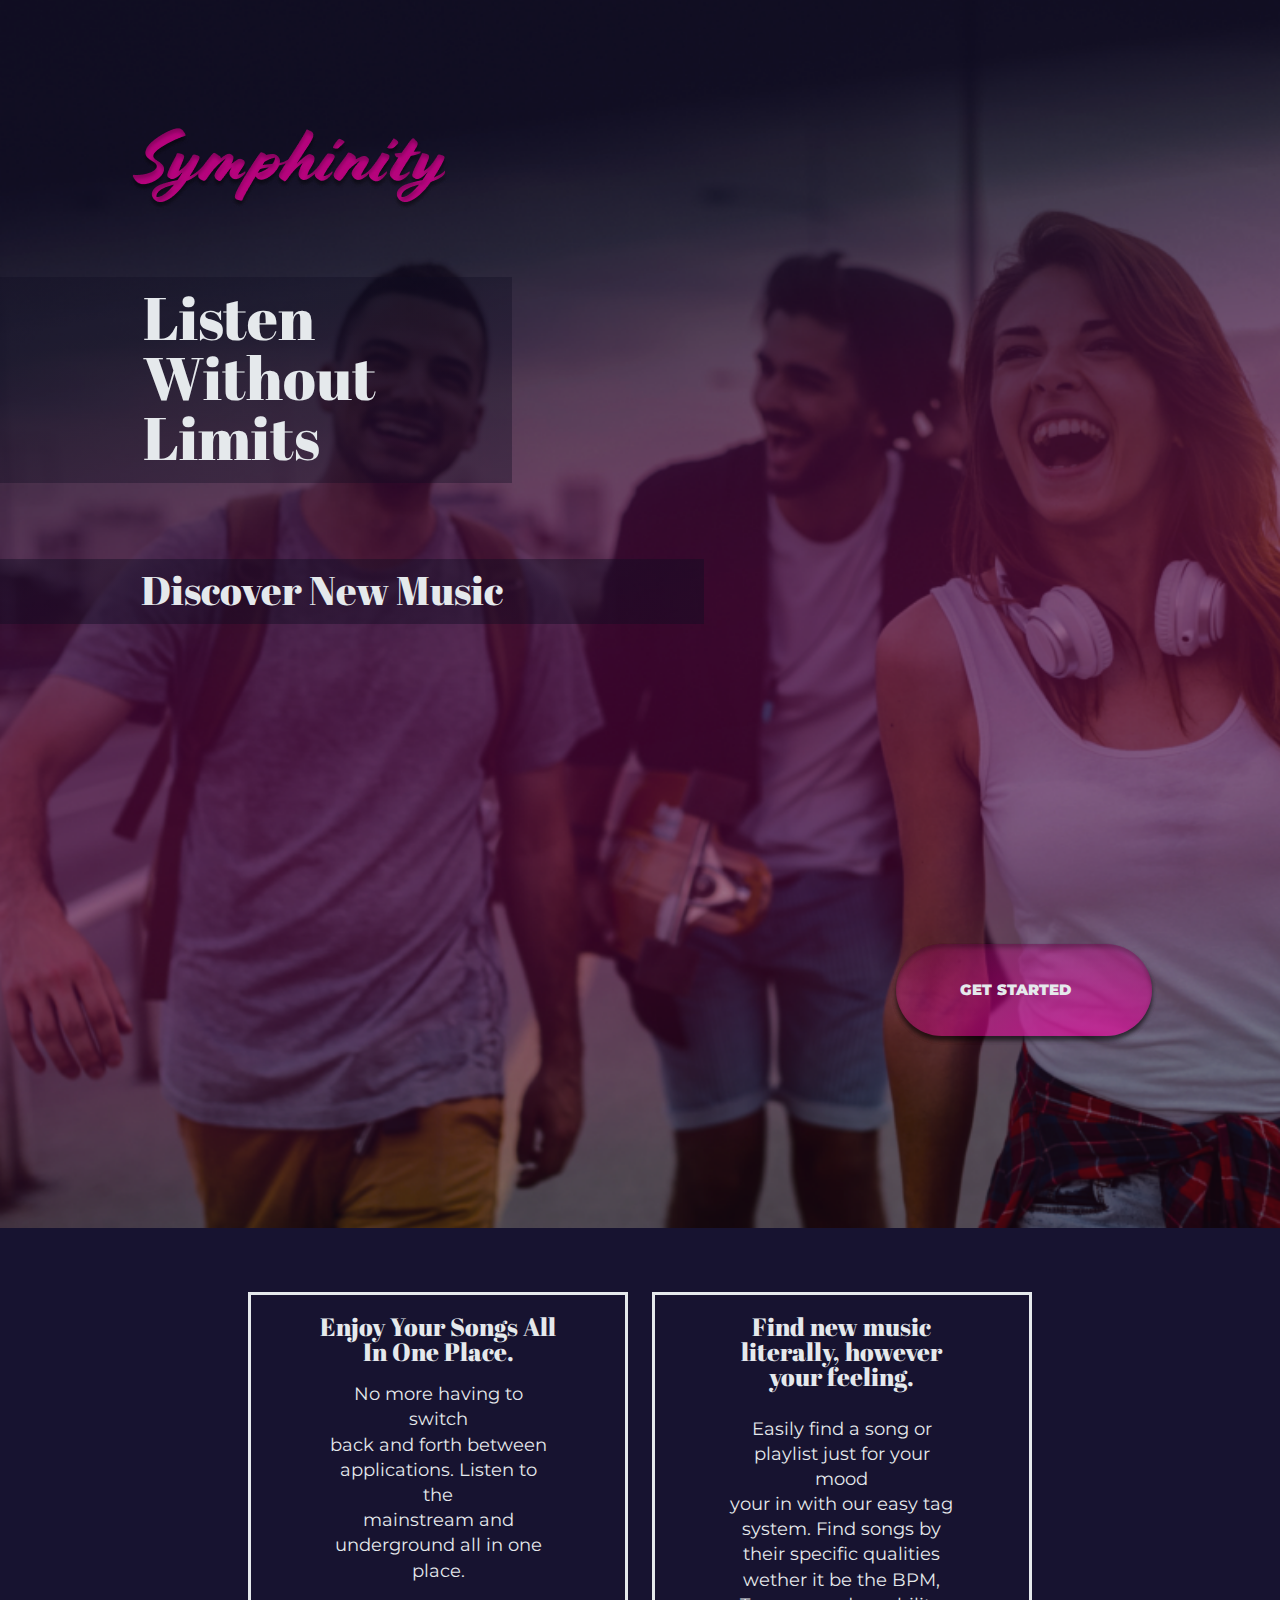
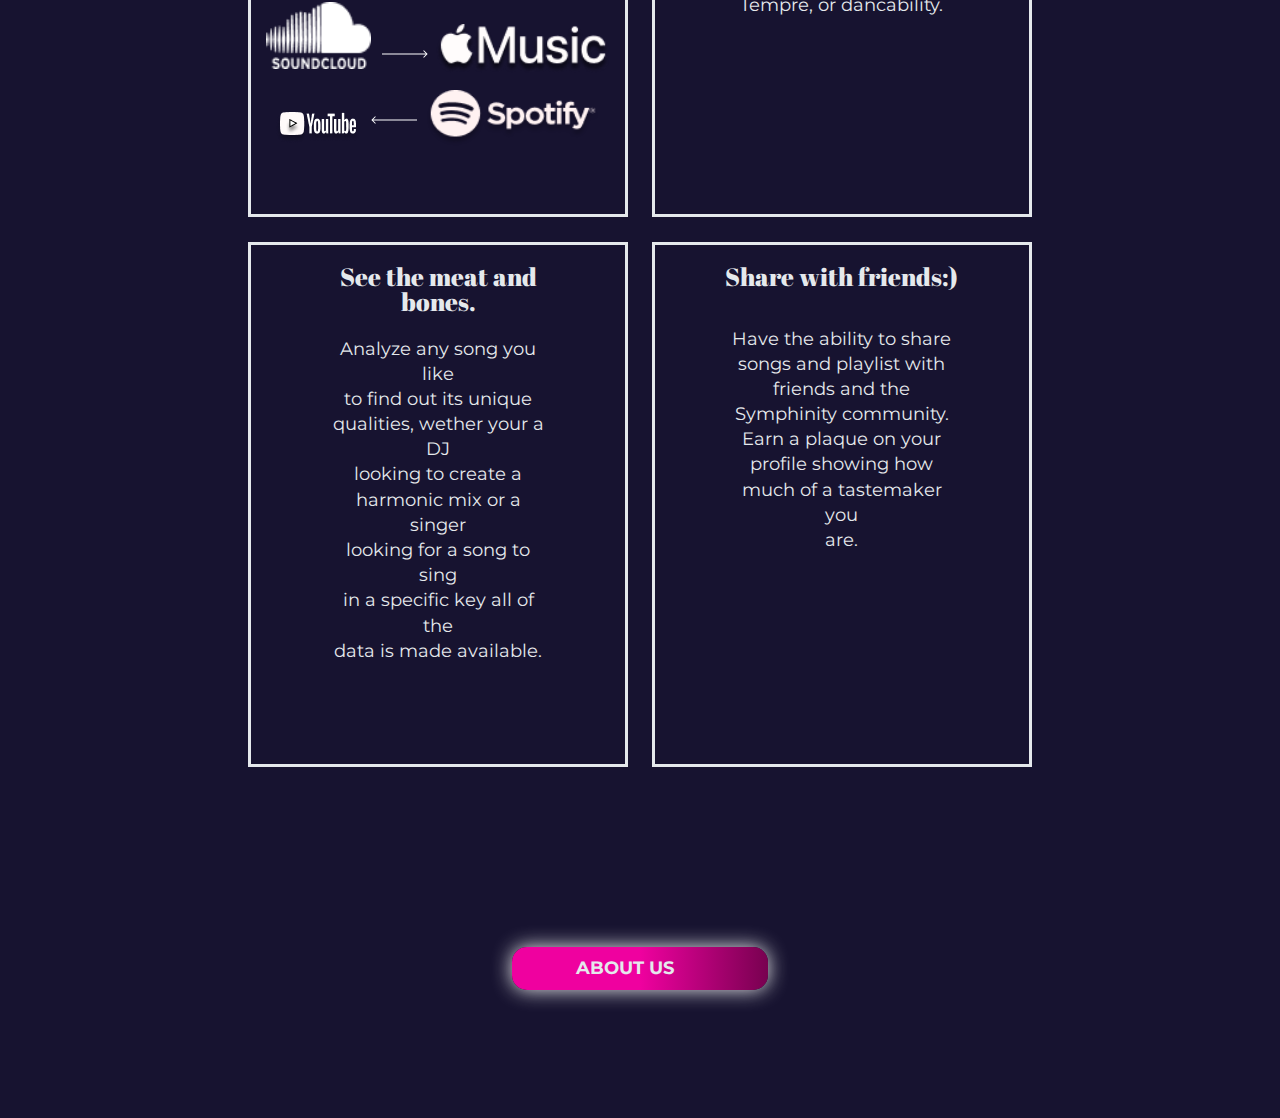
<file: index.html>
<!doctype html>

<html lang="en">
<head>
  <meta charset="utf-8">
  <meta name="viewport" content="width=device-width, initial-scale=1.0">

  <title>Symphinity</title>

  <link href="https://fonts.googleapis.com/css?family=Abril+Fatface|Montserrat|Muli&display=swap" rel="stylesheet">
  <link href="css/index.css" rel="stylesheet">

  <!--[if lt IE 9]>
    <script src="https://cdnjs.cloudflare.com/ajax/libs/html5shiv/3.7.3/html5shiv.js"></script>
  <![endif]-->
</head>

<body>

    <header>
        <div class="company-name">
            <img src="img/symphinity.png" class="symthinity" alt="Symthinity image">
        </div>
        
        <div class= "rectangle-h2">
            <h2>Listen<br>
            Without<br>
            Limits</h2>
        </div>

        <div class= "tube-h3">
            <h3>Discover New Music</h3>
        </div>

        <nav class="start-btn">
            <a href="https://spotfiysongsuggester.netlify.com">GET STARTED</a>
        </nav>
        
    </header>
    
    <div class="home">
        <section class="top-info">
            <div class="enjoy-text">
                <h4>Enjoy Your Songs All<br>
                    In One Place.</h4>

                <p>No more having to switch<br>
                   back and forth between<br>
                   applications. Listen to the<br> mainstream and<br>
                   underground all in one<br>
                   place.</p>
                
                <div class="logo">
                    <div class="top-logo">
                        <img src="img/soundcloud.png" class="soundcloud" alt="SoundCloud image">
                        <img src="img/Arrow1.png" class="arrow1" alt="Arrow 1 image">
                        <img src="img/apple.png" class="apple" alt="Apple Music image">
                    </div>

                    <div class="bottom-logo">
                        <img src="img/youtube.png" class="youtube" alt="Youtube Music image">
                        <img src="img/Arrow2.png" class="arrow2" alt="Arrow 2 image">
                        <img src="img/spotify.png" class="spotify" alt="Spotify image">
                    </div>

                </div>
            
            </div>

            <div class="find-text">
                <h4>Find new music<br>
                    literally, however<br>
                    your feeling.</h4>

                <p>Easily find a song or<br>
                   playlist just for your mood<br>
                   your in with our easy tag<br>
                   system. Find songs by<br>
                   their specific qualities<br>
                   wether it be the BPM,<br>
                   Tempre, or dancability.</p>

            </div>

        </section>

        <section class="bottom-info">
            <div class="see-text">
                <h4>See the meat and<br>
                    bones.</h4>

                <p>Analyze any song you like<br>
                   to find out its unique<br>
                   qualities, wether your a DJ<br> looking to create a<br>
                   harmonic mix or a singer<br>
                   looking for a song to sing<br>
                   in a specific key all of the<br>
                   data is made available.</p>

            </div>
      
            <div class="share-text">
                <h4>Share with friends:)</h4>

                <p>Have the ability to share<br>
                   songs and playlist with<br>
                   friends and the<br>
                   Symphinity community.<br>
                   Earn a plaque on your<br>
                   profile showing how<br>
                   much of a tastemaker you<br>
                   are.</p>

            </div>

        </section>

    </div>

    <footer>
        <nav>
            <a href="about.html">ABOUT US</a>
        </nav>
    </footer>

</body>
</html>
</file>
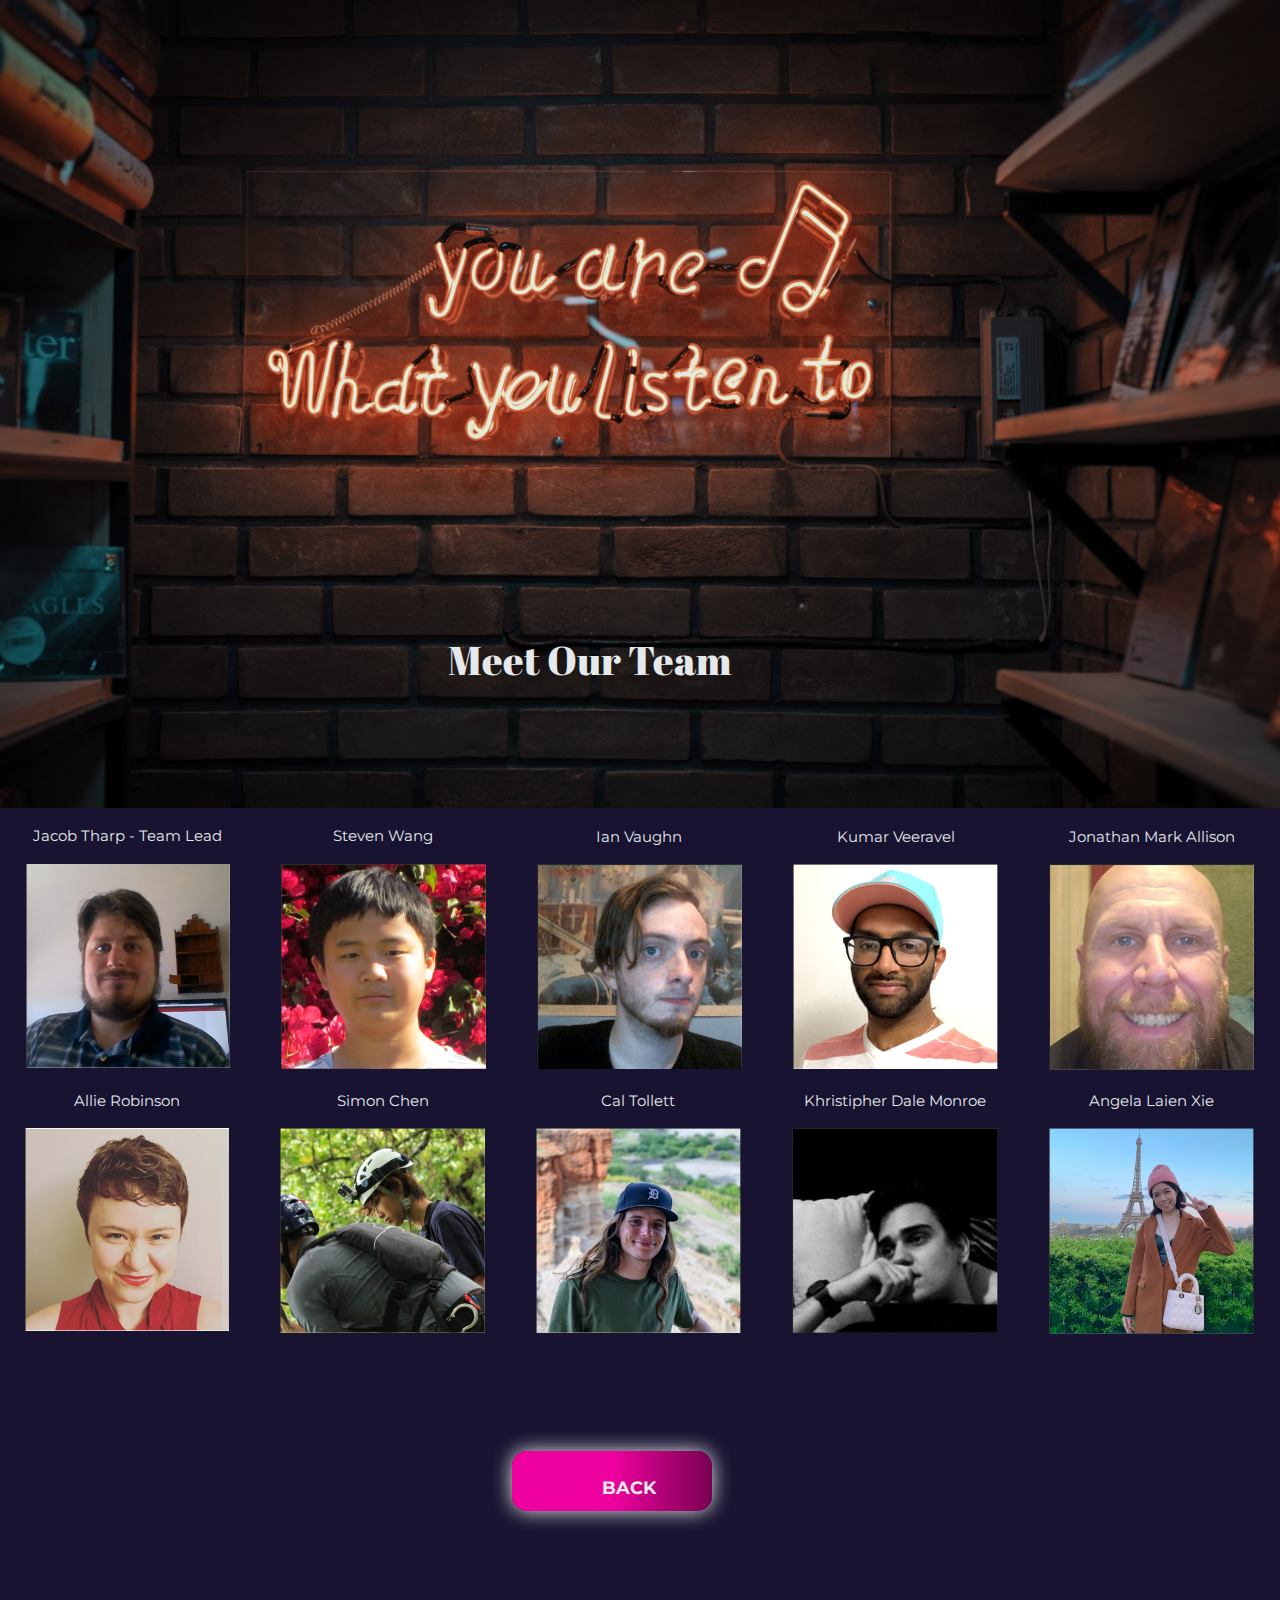
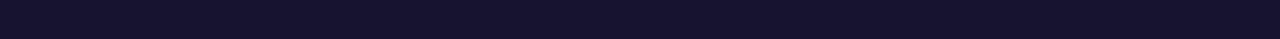
<file: about.html>
<!doctype html>

<html lang="en">
<head>
  <meta charset="utf-8">
  <meta name="viewport" content="width=device-width, initial-scale=1.0">

  <title>About Us</title>

  <link href="https://fonts.googleapis.com/css?family=Abril+Fatface|Montserrat|Muli&display=swap" rel="stylesheet">
  <link href="css/about.css" rel="stylesheet">

  <!--[if lt IE 9]>
    <script src="https://cdnjs.cloudflare.com/ajax/libs/html5shiv/3.7.3/html5shiv.js"></script>
  <![endif]-->
</head>

<body>
  
  <header>
      <div class= "page-title">
          <h1>Meet Our Team</h1>
      </div>
  </header>
  
  <div class="container">
      <section class="row1">
          <div class="jacob">
              <h2>Jacob Tharp - Team Lead</h2>
              
              <div class="tharp">
                  <img src="img/Jacob-Tharp.png" class="Jacob-Tharp" alt="Jacob Tharp image">
              </div>
          </div>

          <div class="steven">
              <h2>Steven Wang</h2>
            
              <div class="wang">
                  <img src="img/Steven-Wang.png" class="Steven-Wang" alt="Steven Wang image">
              </div>
          </div>
    
          <div class="ian">
            <h2>Ian Vaughn</h2>
          
            <div class="vaughn">
                <img src="img/Ian-Vaughn.png" class="Ian-Vaughn" alt="Ian Vaughn image">
            </div>
          </div>

          <div class="kumar">
            <h2>Kumar Veeravel</h2>
          
            <div class="veeravel">
                <img src="img/Kumar-Veeravel.png" class="Kumar-Veeravel" alt="Kumar Veeravel image">
            </div>
          </div>

          <div class="jonathan">
            <h2>Jonathan Mark Allison</h2>
          
            <div class="allison">
                <img src="img/Jonathan-Mark-Allison.png" class="Jonathan-Mark-Allison" alt="Jonathan Mark Allison image">
            </div>
          </div>

      </section>

      <section class="row2">
          <div class="allie">
              <h2>Allie Robinson</h2>

              <div class="robinson">
                <img src="img/Allie-Robinson.png" class="Allie-Robinson" alt="Allie Robinson image">
            </div>
          </div>

          <div class="simon">
            <h2>Simon Chen</h2>

            <div class="chen">
              <img src="img/Simon-Chen.png" class="Simon-Chen" alt="Simon Chen image">
            </div>
          </div>

          <div class="cal">
            <h2>Cal Tollett</h2>

            <div class="tollett">
              <img src="img/Cal-Tollett.png" class="Cal-Tollett" alt="Cal Tollett image">
            </div>
          </div>

          <div class="khristipher">
            <h2>Khristipher Dale Monroe</h2>

            <div class="monroe">
              <img src="img/Khristipher-Dale-Monroe.png" class="Khristipher-Dale-Monroe" alt="Khristipher Dale Monroe image">
            </div>
          </div>

          <div class="angela">
            <h2>Angela Laien Xie</h2>

            <div class="xie">
              <img src="img/Angela-Laien-Xie.png" class="Angela-Laien-Xie" alt="Angela Laien Xie image">
            </div>
          </div>

      </section>

  </div>

  <footer>
      <nav>
          <a href="index.html">BACK</a>
      </nav>
  </footer>

</body>
</html>
</file>
<file: css/index.css>
.info-title {
  font-size: 2.5rem;
  padding: 5% 0%;
}
.flexbox {
  display: flex;
  justify-content: center;
  text-align: center;
}
.text-border-box {
  height: 80%;
  width: 33%;
  border: 3px solid #E5E9EC;
}
/* http://meyerweb.com/eric/tools/css/reset/ 
   v2.0 | 20110126
   License: none (public domain)
*/
html,
body,
div,
span,
applet,
object,
iframe,
h1,
h2,
h3,
h4,
h5,
h6,
p,
blockquote,
pre,
a,
abbr,
acronym,
address,
big,
cite,
code,
del,
dfn,
em,
img,
ins,
kbd,
q,
s,
samp,
small,
strike,
strong,
sub,
sup,
tt,
var,
b,
u,
i,
center,
dl,
dt,
dd,
ol,
ul,
li,
fieldset,
form,
label,
legend,
table,
caption,
tbody,
tfoot,
thead,
tr,
th,
td,
article,
aside,
canvas,
details,
embed,
figure,
figcaption,
footer,
header,
hgroup,
menu,
nav,
output,
ruby,
section,
summary,
time,
mark,
audio,
video {
  margin: 0;
  padding: 0;
  border: 0;
  font-size: 100%;
  font: inherit;
  vertical-align: baseline;
}
/* HTML5 display-role reset for older browsers */
article,
aside,
details,
figcaption,
figure,
footer,
header,
hgroup,
menu,
nav,
section {
  display: block;
}
body {
  line-height: 1;
}
ol,
ul {
  list-style: none;
}
blockquote,
q {
  quotes: none;
}
blockquote:before,
blockquote:after,
q:before,
q:after {
  content: '';
  content: none;
}
table {
  border-collapse: collapse;
  border-spacing: 0;
}
* {
  box-sizing: border-box;
}
html {
  font-size: 62.5%;
}
html,
body {
  font-family: 'Montserrat', sans-serif;
  color: #E5E9EC;
}
h2,
h3,
h4 {
  font-family: 'Abril Fatface', cursive;
  color: #E5E9EC;
}
h2 {
  font-size: 6rem;
}
h3 {
  font-size: 4rem;
}
p {
  font-size: 1.6rem;
  line-height: 1.4;
}
footer nav a {
  display: block;
  background-color: #EF019F;
  transition: 1s;
  background: linear-gradient(to right, #EF019F 50%, #780150 100%);
  box-shadow: 0 0 20px #eee;
  margin: 9% 0% 10% 40%;
  cursor: pointer;
  width: 20%;
  height: 10%;
  font-weight: bold;
  font-size: 1.8rem;
  border-radius: 15px;
  color: #E5E9EC;
  text-decoration: none;
  padding: 1% 0% 1% 5%;
}
footer nav a:hover {
  background: linear-gradient(to right, #780150 50%, #EF019F 100%);
}
@media (max-width: 800px) {
  footer nav a {
    font-size: 1.6rem;
    margin: 11% 0% 15% 40%;
    padding: 2% 0% 2% 4.5%;
  }
}
@media (max-width: 500px) {
  footer nav a {
    font-size: 1rem;
    margin: 11% 0% 15% 40%;
    padding: 2% 0% 2% 4.5%;
  }
}
body {
  background-color: #171330;
}
header {
  background-image: url(../img/cover.png);
  background-size: cover;
  background-repeat: no-repeat;
  background-position: center;
  width: 100%;
  padding-bottom: 15%;
}
@media (max-width: 500px) {
  header {
    background-position: center;
  }
}
header .company-name {
  padding: 10% 10% 5% 10%;
}
header .rectangle-h2 {
  background: radial-gradient(196.56% 824.49% at 66.75% -23.66%, rgba(14, 11, 32, 0.36) 70.31%, rgba(239, 1, 159, 0.0825) 85.42%);
  width: 40%;
}
header .rectangle-h2 h2 {
  padding: 2% 8% 3% 28%;
}
@media (max-width: 500px) {
  header .rectangle-h2 {
    width: 100%;
    padding: 0% 60% 0% 0%;
  }
  header .rectangle-h2 h2 {
    font-size: 5rem;
  }
}
header .tube-h3 {
  background: radial-gradient(196.56% 824.49% at 66.75% -23.66%, rgba(14, 11, 32, 0.42) 70.31%, rgba(239, 1, 159, 0.0825) 85.42%);
  width: 55%;
  margin-top: 6%;
}
header .tube-h3 h3 {
  padding: 1.5% 8% 2% 20%;
}
@media (max-width: 500px) {
  header .tube-h3 {
    width: 100%;
    padding: 0% 40% 0% 0%;
  }
  header .tube-h3 h3 {
    font-size: 2.3rem;
  }
}
header nav a {
  text-decoration: none;
  display: block;
  background-color: #EF019F;
  transition: 1s;
  background: radial-gradient(140.21% 237.58% at 78.43% 139.84%, rgba(239, 1, 159, 0.75) 0%, rgba(239, 1, 159, 0) 100%);
  box-shadow: 0px 4px 4px rgba(0, 0, 0, 0.25), 0px 4px 4px rgba(0, 0, 0, 0.25), 0px 4px 4px rgba(0, 0, 0, 0.25), inset 0px 4px 4px rgba(0, 0, 0, 0.25);
  margin: 25% 0% 0% 70%;
  cursor: pointer;
  width: 20%;
  height: 30%;
  font-weight: 900;
  font-size: 1.5rem;
  border-radius: 50px;
  color: #E5E9EC;
  padding: 3% 3% 3% 5%;
}
header nav a:hover {
  background: linear-gradient(to right, #780150 50%, #EF019F 100%);
}
@media (max-width: 800px) {
  header nav a {
    font-size: 1.3rem;
    padding: 2.5% 0% 2.5% 4.5%;
  }
}
@media (max-width: 500px) {
  header nav a {
    font-size: 1.3rem;
    width: 20%;
    height: 10%;
    text-align: center;
    padding: 3%;
    margin: 10% 0% 0% 65%;
  }
}
.home .top-info {
  display: flex;
  justify-content: center;
  text-align: center;
  padding: 5% 5% 1% 5%;
}
.home .top-info h4 {
  font-size: 2.5rem;
  padding: 5% 0%;
}
@media (max-width: 500px) {
  .home .top-info h4 {
    font-size: 1.8rem;
    margin: 3% 20% 1% 20%;
  }
}
@media (max-width: 500px) {
  .home .top-info {
    padding: 10% 0% 5% 0%;
  }
}
.home .top-info .enjoy-text {
  height: 80%;
  width: 33%;
  border: 3px solid #E5E9EC;
  margin-right: 1%;
  min-height: 525px;
}
@media (max-width: 800px) {
  .home .top-info .enjoy-text {
    min-height: 554px;
  }
}
@media (max-width: 500px) {
  .home .top-info .enjoy-text {
    min-height: 420px;
  }
}
.home .top-info .enjoy-text p {
  font-size: 1.8rem;
  padding: 0% 20% 5% 20%;
}
@media (max-width: 500px) {
  .home .top-info .enjoy-text p {
    font-size: 1.35rem;
    padding: 0% 15% 5% 15%;
  }
}
.home .top-info .enjoy-text .logo .top-logo .soundcloud {
  padding: 0% 2% 2% 0%;
  width: 30%;
}
@media (max-width: 800px) {
  .home .top-info .enjoy-text .logo .top-logo .soundcloud {
    width: 27%;
  }
}
@media (max-width: 500px) {
  .home .top-info .enjoy-text .logo .top-logo .soundcloud {
    width: 25%;
  }
}
.home .top-info .enjoy-text .logo .top-logo .arrow1 {
  padding-bottom: 5%;
}
@media (max-width: 500px) {
  .home .top-info .enjoy-text .logo .top-logo .arrow1 {
    width: 20%;
  }
}
.home .top-info .enjoy-text .logo .top-logo .apple {
  padding: 0% 0% 1% 1.5%;
  width: 48%;
}
@media (max-width: 800px) {
  .home .top-info .enjoy-text .logo .top-logo .apple {
    width: 47%;
  }
}
@media (max-width: 500px) {
  .home .top-info .enjoy-text .logo .top-logo .apple {
    width: 45%;
  }
}
@media (max-width: 500px) {
  .home .top-info .enjoy-text .logo .top-logo {
    margin-bottom: 10%;
  }
}
.home .top-info .enjoy-text .logo .bottom-logo .youtube {
  padding: 0% 2% 2% 0%;
}
@media (max-width: 800px) {
  .home .top-info .enjoy-text .logo .bottom-logo .youtube {
    width: 36%;
    padding-top: 10%;
  }
}
@media (max-width: 500px) {
  .home .top-info .enjoy-text .logo .bottom-logo .youtube {
    width: 35%;
  }
}
.home .top-info .enjoy-text .logo .bottom-logo .arrow2 {
  padding-bottom: 7%;
}
@media (max-width: 800px) {
  .home .top-info .enjoy-text .logo .bottom-logo .arrow2 {
    width: 18%;
  }
}
@media (max-width: 500px) {
  .home .top-info .enjoy-text .logo .bottom-logo .arrow2 {
    width: 15%;
  }
}
.home .top-info .enjoy-text .logo .bottom-logo .spotify {
  padding: 3% 0% 1% 1.5%;
  width: 48%;
}
@media (max-width: 800px) {
  .home .top-info .enjoy-text .logo .bottom-logo .spotify {
    width: 43%;
  }
}
@media (max-width: 500px) {
  .home .top-info .enjoy-text .logo .bottom-logo .spotify {
    width: 40%;
  }
}
@media (max-width: 500px) {
  .home .top-info .enjoy-text .logo .bottom-logo {
    margin-bottom: 10%;
  }
}
.home .top-info .find-text {
  height: 80%;
  width: 33%;
  border: 3px solid #E5E9EC;
  margin-left: 1%;
  min-height: 525px;
}
@media (max-width: 800px) {
  .home .top-info .find-text {
    min-height: 554px;
  }
}
@media (max-width: 500px) {
  .home .top-info .find-text {
    min-height: 420px;
  }
}
.home .top-info .find-text p {
  font-size: 1.8rem;
  padding: 2.5% 20% 19.5% 20%;
}
@media (max-width: 500px) {
  .home .top-info .find-text p {
    font-size: 1.2rem;
    padding: 2% 15% 19.5% 15%;
  }
}
.home .bottom-info {
  display: flex;
  justify-content: center;
  text-align: center;
  padding: 1% 5% 5% 5%;
}
.home .bottom-info h4 {
  font-size: 2.5rem;
  padding: 5% 0%;
}
@media (max-width: 500px) {
  .home .bottom-info h4 {
    font-size: 1.8rem;
    margin: 3% 20% 1% 20%;
  }
}
@media (max-width: 500px) {
  .home .bottom-info {
    padding: 5% 0% 0% 0%;
  }
}
.home .bottom-info .see-text {
  height: 80%;
  width: 33%;
  border: 3px solid #E5E9EC;
  margin-right: 1%;
  min-height: 525px;
}
@media (max-width: 800px) {
  .home .bottom-info .see-text {
    min-height: 554px;
  }
}
@media (max-width: 500px) {
  .home .bottom-info .see-text {
    min-height: 420px;
  }
}
.home .bottom-info .see-text p {
  font-size: 1.8rem;
  padding: 1% 20% 20% 20%;
}
@media (max-width: 500px) {
  .home .bottom-info .see-text p {
    font-size: 1.3rem;
    padding: 0% 15% 10% 15%;
  }
}
.home .bottom-info .share-text {
  height: 80%;
  width: 33%;
  border: 3px solid #E5E9EC;
  margin-left: 1%;
  min-height: 525px;
}
@media (max-width: 800px) {
  .home .bottom-info .share-text {
    min-height: 554px;
  }
}
@media (max-width: 500px) {
  .home .bottom-info .share-text {
    min-height: 420px;
  }
}
.home .bottom-info .share-text p {
  font-size: 1.8rem;
  padding: 5% 20% 21.8% 20%;
}
@media (max-width: 500px) {
  .home .bottom-info .share-text p {
    font-size: 1.35rem;
    padding: 0% 15% 44.5% 15%;
  }
}
</file>
<file: css/about.css>
.flexbox {
  display: flex;
  justify-content: space-evenly;
  text-align: center;
}
@media (max-width: 500px) {
  .flexbox {
    margin-top: 5%;
  }
}
/* http://meyerweb.com/eric/tools/css/reset/ 
   v2.0 | 20110126
   License: none (public domain)
*/
html,
body,
div,
span,
applet,
object,
iframe,
h1,
h2,
h3,
h4,
h5,
h6,
p,
blockquote,
pre,
a,
abbr,
acronym,
address,
big,
cite,
code,
del,
dfn,
em,
img,
ins,
kbd,
q,
s,
samp,
small,
strike,
strong,
sub,
sup,
tt,
var,
b,
u,
i,
center,
dl,
dt,
dd,
ol,
ul,
li,
fieldset,
form,
label,
legend,
table,
caption,
tbody,
tfoot,
thead,
tr,
th,
td,
article,
aside,
canvas,
details,
embed,
figure,
figcaption,
footer,
header,
hgroup,
menu,
nav,
output,
ruby,
section,
summary,
time,
mark,
audio,
video {
  margin: 0;
  padding: 0;
  border: 0;
  font-size: 100%;
  font: inherit;
  vertical-align: baseline;
}
/* HTML5 display-role reset for older browsers */
article,
aside,
details,
figcaption,
figure,
footer,
header,
hgroup,
menu,
nav,
section {
  display: block;
}
body {
  line-height: 1;
}
ol,
ul {
  list-style: none;
}
blockquote,
q {
  quotes: none;
}
blockquote:before,
blockquote:after,
q:before,
q:after {
  content: '';
  content: none;
}
table {
  border-collapse: collapse;
  border-spacing: 0;
}
* {
  box-sizing: border-box;
}
html {
  font-size: 62.5%;
}
html,
body {
  font-family: 'Montserrat', sans-serif;
  color: #E5E9EC;
}
h2 {
  font-family: 'Montserrat', sans-serif;
  color: #E5E9EC;
  font-size: 1.5rem;
}
@media (max-width: 800px) {
  h2 {
    font-size: 1rem;
  }
}
@media (max-width: 500px) {
  h2 {
    font-size: 0.75rem;
  }
}
h1 {
  font-family: 'Abril Fatface', cursive;
  color: #E5E9EC;
  font-size: 4rem;
}
@media (max-width: 800px) {
  h1 {
    font-size: 3rem;
  }
}
@media (max-width: 500px) {
  h1 {
    font-size: 2rem;
  }
}
footer nav a {
  display: block;
  background-color: #EF019F;
  transition: 1s;
  background: linear-gradient(to right, #EF019F 50%, #780150 100%);
  box-shadow: 0 0 20px #eee;
  margin: 9% 0% 10% 40%;
  cursor: pointer;
  width: 200px;
  height: 60px;
  font-weight: bold;
  font-size: 1.8rem;
  border-radius: 15px;
  color: #E5E9EC;
  text-decoration: none;
  padding: 2.2% 0% 0% 7%;
}
footer nav a:hover {
  background: linear-gradient(to right, #780150 50%, #EF019F 100%);
}
@media (max-width: 800px) {
  footer nav a {
    width: 180px;
    height: 50px;
    font-size: 1.5rem;
    margin: 9% 0% 10% 40%;
    padding: 2.2% 0% 0% 8%;
  }
}
@media (max-width: 500px) {
  footer nav a {
    width: 150px;
    height: 40px;
    font-size: 1.5rem;
    margin: 9% 0% 10% 35%;
    padding-top: 2.5%;
    padding-left: 10%;
  }
}
body {
  background-color: #171330;
}
header {
  background-image: url(../img/listen.png);
  background-size: cover;
  background-repeat: no-repeat;
  position: center;
}
@media (max-width: 500px) {
  header {
    background-position: center;
  }
}
header .page-title {
  padding: 50% 35% 10% 35%;
}
.container img {
  width: 80%;
}
.container h2 {
  padding: 8% 0%;
}
.container .row1 {
  display: flex;
  justify-content: space-evenly;
  text-align: center;
}
@media (max-width: 500px) {
  .container .row1 {
    margin-top: 5%;
  }
}
.container .row2 {
  display: flex;
  justify-content: space-evenly;
  text-align: center;
}
@media (max-width: 500px) {
  .container .row2 {
    margin-top: 5%;
  }
}
</file>
